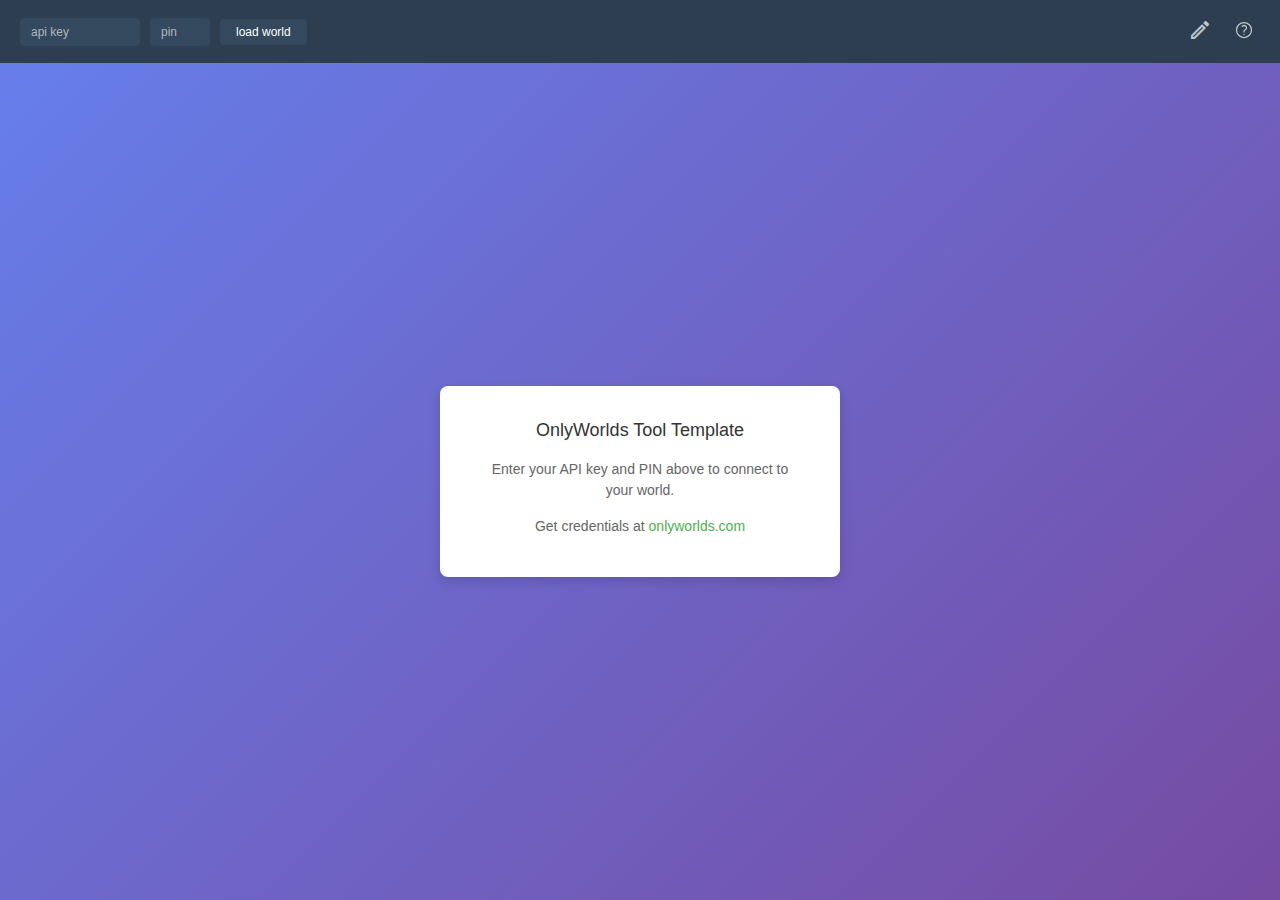
<file: index.html>
<!DOCTYPE html>
<html lang="en">
<head>
    <meta charset="UTF-8">
    <meta name="viewport" content="width=device-width, initial-scale=1.0">
    <title>OnlyWorlds Tool Template</title>
    
    <!-- Favicons -->
    <link rel="icon" type="image/x-icon" href="assets/favicon.ico">
    <link rel="icon" type="image/png" sizes="32x32" href="assets/favicon-32x32.png">
    <link rel="icon" type="image/png" sizes="16x16" href="assets/favicon-16x16.png">
    <link rel="icon" type="image/png" href="assets/favicon.png">
    
    <!-- Material Icons for category icons -->
    <link href="https://fonts.googleapis.com/icon?family=Material+Icons+Outlined" rel="stylesheet">
    
    <!-- Early theme detection to prevent flash -->
    <script>
        // Apply theme immediately to prevent flash
        (function() {
            const savedTheme = localStorage.getItem('ow_theme');
            const theme = savedTheme || 'light'; // Default to light mode
            document.documentElement.setAttribute('data-theme', theme);
        })();
    </script>
    
    <link rel="stylesheet" href="css/styles.css">
</head>
<body>
    <!-- Main Application Container -->
    <div id="app-container" class="app-container">
        <!-- Auth Bar (Top Bar) -->
        <div class="auth-bar">
            <div class="auth-bar-content">
                <div class="auth-inputs">
                    <input type="text" id="api-key" placeholder="api key" class="auth-input" maxlength="10" />
                    <input type="password" id="api-pin" placeholder="pin" class="auth-input auth-input-pin" maxlength="4" />
                    <button id="validate-btn" class="btn-validate">load world</button>
                    <span id="auth-status" class="auth-status"></span>
                    <span id="world-name" class="world-name hidden"></span>
                    
                    <!-- Export Control -->
                    <div class="import-export-controls hidden" id="import-export-controls">
                        <button id="export-btn" class="btn-icon" title="Export World">
                            <span class="material-icons-outlined">download</span>
                        </button>
                    </div>
                </div>
                <div class="auth-bar-actions">
                    <button id="help-btn" class="btn-icon" title="Help">
                        <svg xmlns="http://www.w3.org/2000/svg" fill="none" viewBox="0 0 24 24" stroke-width="1.5" stroke="currentColor" class="icon">
                            <path stroke-linecap="round" stroke-linejoin="round" d="M9.879 7.519c1.171-1.025 3.071-1.025 4.242 0 1.172 1.025 1.172 2.687 0 3.712-.203.179-.43.326-.67.442-.745.361-1.45.999-1.45 1.827v.75M21 12a9 9 0 11-18 0 9 9 0 0118 0zm-9 5.25h.008v.008H12v-.008z" />
                        </svg>
                    </button>
                </div>
            </div>
        </div>

        <!-- Welcome Screen (shown when not authenticated) -->
        <div id="welcome-screen" class="welcome-screen">
            <div class="welcome-content">
                <h2>OnlyWorlds Tool Template</h2>
                <p>Enter your API key and PIN above to connect to your world.</p>
                <p class="welcome-link">Get credentials at <a href="https://www.onlyworlds.com" target="_blank">onlyworlds.com</a></p>
            </div>
        </div>
        
        <!-- Main Content Area -->
        <div id="main-content" class="main-content hidden">
            <!-- Sidebar for Element Categories -->
            <aside class="sidebar">
                <h2>Elements</h2>
                <div id="category-list" class="category-list">
                    <!-- Categories will be populated here -->
                </div>
            </aside>

            <!-- Element List -->
            <div class="element-list-container">
                <div class="list-header">
                    <div class="list-header-row">
                        <h2 id="list-title">Select a Category</h2>
                        <button id="create-element-btn" class="btn-add-element hidden" title="Create new element">
                            <span class="material-icons-outlined">add</span>
                        </button>
                    </div>
                    <input type="text" id="search-input" placeholder="" class="search-input hidden" />
                </div>
                <div id="element-list" class="element-list">
                    <p class="empty-state">Select a category from the sidebar to view elements</p>
                </div>
            </div>

            <!-- Element Detail View -->
            <div class="element-detail-container">
                <div id="element-detail" class="element-detail">
                    <p class="empty-state">Select an element to view details</p>
                </div>
            </div>
        </div>
    </div>

    <!-- Create/Edit Modal -->
    <div id="modal" class="modal hidden">
        <div class="modal-content">
            <div class="modal-header">
                <h2 id="modal-title">Create Element</h2>
                <button id="modal-close" class="modal-close">&times;</button>
            </div>
            <div class="modal-body">
                <form id="element-form">
                    <div class="form-group">
                        <label for="element-type">Element Type</label>
                        <select id="element-type" required>
                            <!-- Options will be populated -->
                        </select>
                    </div>
                    <div class="form-group">
                        <label for="element-name">Name *</label>
                        <input type="text" id="element-name" required />
                    </div>
                    <div class="form-group">
                        <label for="element-description">Description</label>
                        <textarea id="element-description" rows="4"></textarea>
                    </div>
                    <!-- Dynamic fields container -->
                    <div id="dynamic-fields-container"></div>
                    <div class="form-actions">
                        <button type="button" id="cancel-btn" class="btn btn-secondary">Cancel</button>
                        <button type="submit" class="btn btn-primary">Save Element</button>
                    </div>
                </form>
            </div>
        </div>
    </div>

    <!-- Loading Indicator -->
    <div id="loading" class="loading hidden">
        <div class="spinner"></div>
    </div>


    <!-- Load JavaScript as ES Module -->
    <script type="module" src="js/app.js"></script>
</body>
</html>
</file>
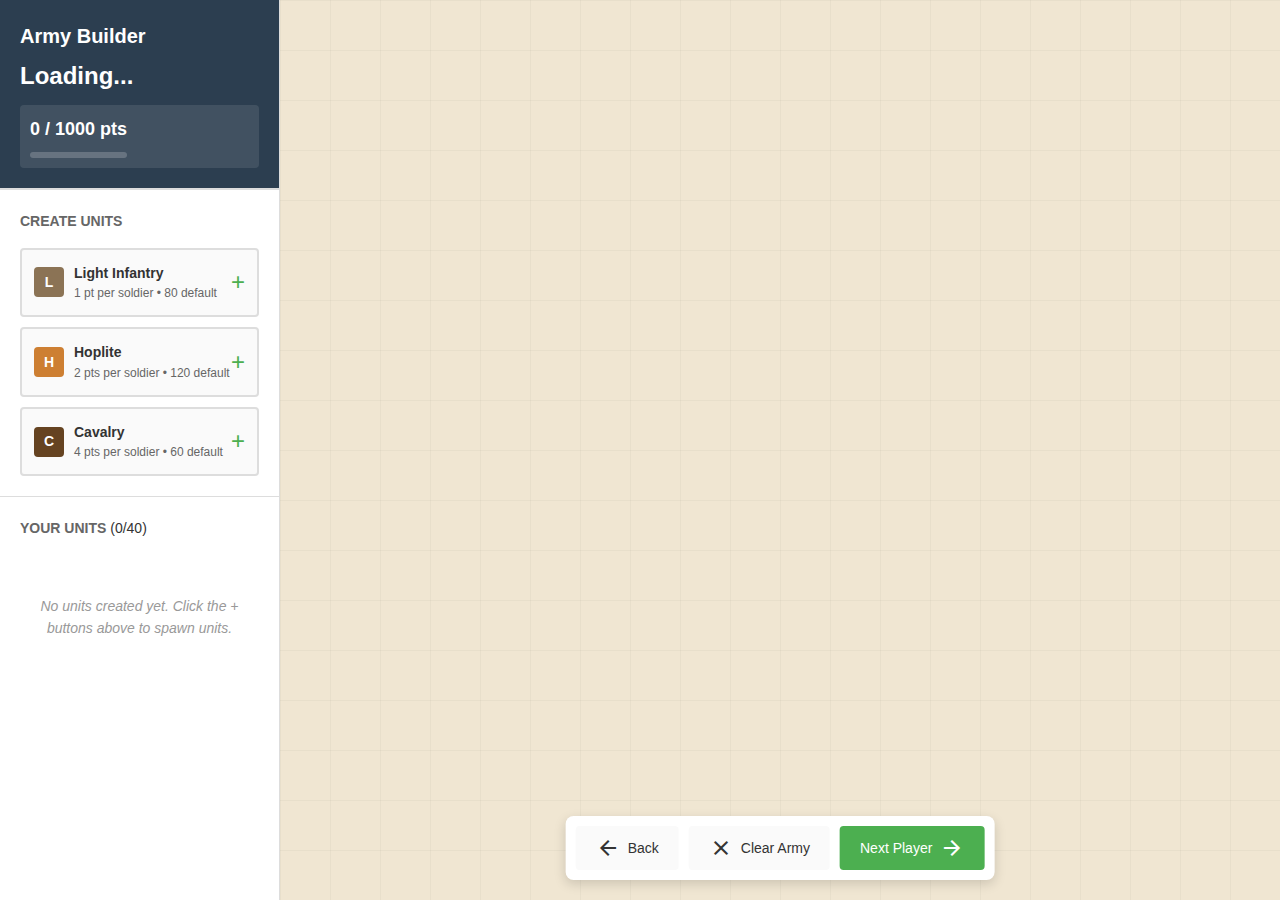
<file: army-setup.html>
<!DOCTYPE html>
<html lang="en">
<head>
    <meta charset="UTF-8">
    <meta name="viewport" content="width=device-width, initial-scale=1.0">
    <title>Tactical Tangle - Army Builder</title>
    
    <!-- Favicon -->
    <link rel="icon" type="image/x-icon" href="assets/favicon.ico">
    <link rel="icon" type="image/png" sizes="32x32" href="assets/favicon-32x32.png">
    <link rel="icon" type="image/png" sizes="16x16" href="assets/favicon-16x16.png">
    
    <!-- Material Icons -->
    <link href="https://fonts.googleapis.com/icon?family=Material+Icons+Outlined" rel="stylesheet">
    
    <!-- Styles -->
    <link rel="stylesheet" href="css/styles.css">
    <link rel="stylesheet" href="css/army-setup.css">
    <link rel="stylesheet" href="css/character-panel.css">
    
    <style>
        body {
            margin: 0;
            padding: 0;
            height: 100vh;
            overflow: hidden;
            background: var(--bg-secondary);
        }
        
        .army-builder {
            display: flex;
            height: 100vh;
        }
        
        /* Left Sidebar - Unit Controls */
        .unit-controls {
            width: 280px;
            background: var(--bg-primary);
            border-right: 1px solid var(--border-primary);
            display: flex;
            flex-direction: column;
            box-shadow: var(--shadow-sm);
        }
        
        .army-header {
            padding: 20px;
            border-bottom: 2px solid var(--border-primary);
            background: var(--brand-secondary);
            color: white;
        }
        
        .army-header h2 {
            margin: 0 0 5px 0;
            font-size: 20px;
        }
        
        .army-header .player-name {
            font-size: 24px;
            font-weight: bold;
        }
        
        .points-tracker {
            display: flex;
            justify-content: space-between;
            align-items: center;
            padding: 10px;
            background: rgba(255, 255, 255, 0.1);
            border-radius: 4px;
            margin-top: 10px;
        }
        
        .points-used {
            font-size: 18px;
            font-weight: bold;
        }
        
        .points-limit {
            font-size: 14px;
            opacity: 0.9;
        }
        
        .points-bar {
            height: 6px;
            background: rgba(255, 255, 255, 0.2);
            border-radius: 3px;
            margin-top: 8px;
            overflow: hidden;
        }
        
        .points-fill {
            height: 100%;
            background: var(--brand-primary);
            width: 0%;
            transition: width 0.3s ease;
        }
        
        .points-fill.warning {
            background: var(--status-warning);
        }
        
        .points-fill.error {
            background: var(--status-error);
        }
        
        .unit-spawner {
            padding: 20px;
            border-bottom: 1px solid var(--border-primary);
        }
        
        .unit-spawner h3 {
            margin: 0 0 15px 0;
            font-size: 14px;
            text-transform: uppercase;
            color: var(--text-secondary);
        }
        
        .spawn-buttons {
            display: flex;
            flex-direction: column;
            gap: 10px;
        }
        
        .spawn-btn {
            display: flex;
            justify-content: space-between;
            align-items: center;
            padding: 12px;
            background: var(--bg-secondary);
            border: 2px solid var(--border-primary);
            border-radius: 4px;
            cursor: pointer;
            transition: all 0.2s;
        }
        
        .spawn-btn:hover {
            background: var(--bg-hover);
            border-color: var(--brand-primary);
        }
        
        .spawn-btn .unit-info {
            display: flex;
            align-items: center;
            gap: 10px;
        }
        
        .unit-icon {
            width: 30px;
            height: 30px;
            border-radius: 4px;
            display: flex;
            align-items: center;
            justify-content: center;
            font-weight: bold;
            color: white;
        }
        
        .unit-icon.light { background: #8B7355; }
        .unit-icon.hoplite { background: #CD7F32; }
        .unit-icon.cavalry { background: #654321; }
        
        .unit-details {
            text-align: left;
        }
        
        .unit-name {
            font-weight: 600;
            color: var(--text-primary);
        }
        
        .unit-cost {
            font-size: 12px;
            color: var(--text-secondary);
        }
        
        .spawn-plus {
            font-size: 24px;
            color: var(--brand-primary);
        }
        
        .unit-list {
            flex: 1;
            overflow-y: auto;
            padding: 20px;
        }
        
        .unit-list h3 {
            margin: 0 0 15px 0;
            font-size: 14px;
            text-transform: uppercase;
            color: var(--text-secondary);
        }
        
        .unit-count {
            color: var(--text-primary);
            font-weight: normal;
        }
        
        .empty-units {
            text-align: center;
            color: var(--text-tertiary);
            padding: 40px 20px;
            font-style: italic;
        }
        
        /* Main Canvas Area */
        .battlefield-container {
            flex: 1;
            position: relative;
            background: #f0e6d2;
            background-image: 
                linear-gradient(rgba(0,0,0,0.03) 1px, transparent 1px),
                linear-gradient(90deg, rgba(0,0,0,0.03) 1px, transparent 1px);
            background-size: 50px 50px;
        }
        
        .battlefield-canvas {
            position: absolute;
            top: 0;
            left: 0;
            right: 0;
            bottom: 0;
            overflow: visible;
        }
        
        .canvas-label {
            position: absolute;
            top: 20px;
            left: 50%;
            transform: translateX(-50%);
            background: rgba(255, 255, 255, 0.9);
            padding: 10px 20px;
            border-radius: 4px;
            font-weight: 600;
            box-shadow: var(--shadow-sm);
        }
        
        /* Bottom Navigation */
        .nav-controls {
            position: absolute;
            bottom: 20px;
            left: 50%;
            transform: translateX(-50%);
            display: flex;
            gap: 10px;
            background: var(--bg-primary);
            padding: 10px;
            border-radius: 8px;
            box-shadow: var(--shadow-md);
        }
        
        .btn {
            padding: 10px 20px;
            border: none;
            border-radius: 4px;
            font-size: 14px;
            font-weight: 500;
            cursor: pointer;
            transition: all 0.2s;
            display: inline-flex;
            align-items: center;
            gap: 8px;
        }
        
        .btn-secondary {
            background: var(--bg-secondary);
            color: var(--text-primary);
        }
        
        .btn-secondary:hover {
            background: var(--bg-hover);
        }
        
        .btn-primary {
            background: var(--brand-primary);
            color: white;
        }
        
        .btn-primary:hover {
            background: var(--brand-primary-hover);
        }
        
        .btn-primary:disabled {
            background: var(--text-tertiary);
            cursor: not-allowed;
        }
        
        /* Right Panel - Unit Details (Hidden by default) */
        .unit-detail-panel {
            width: 320px;
            background: var(--bg-primary);
            border-left: 1px solid var(--border-primary);
            padding: 20px;
            display: none;
            flex-direction: column;
            box-shadow: var(--shadow-sm);
        }
        
        .unit-detail-panel.active {
            display: flex;
        }
        
        /* Placeholder styles for units on canvas */
        .unit {
            position: absolute;
            border: 2px solid rgba(0,0,0,0.3);
            border-radius: 4px;
            cursor: move;
            display: flex;
            align-items: center;
            justify-content: center;
            font-weight: bold;
            color: white;
            font-size: 12px;
            text-shadow: 1px 1px 2px rgba(0,0,0,0.5);
            user-select: none;
            transition: box-shadow 0.2s;
        }
        
        .unit:hover {
            box-shadow: 0 4px 12px rgba(0,0,0,0.3);
        }
        
        .unit.selected {
            border-color: var(--brand-primary);
            border-width: 3px;
            box-shadow: 0 0 0 3px rgba(76, 175, 80, 0.2);
        }
        
        .unit.light { background: #8B7355; }
        .unit.hoplite { background: #CD7F32; }
        .unit.cavalry { background: #654321; }
        
        /* Player 1 Army Indicator */
        .player1-indicator {
            margin-top: 10px;
            padding: 8px 10px;
            background: rgba(255, 255, 255, 0.1);
            border-radius: 4px;
            border: 1px solid rgba(255, 255, 255, 0.2);
        }
        
        .opponent-army-info {
            display: flex;
            justify-content: space-between;
            align-items: center;
            font-size: 12px;
        }
        
        .opponent-label {
            color: rgba(255, 255, 255, 0.8);
            font-weight: 500;
        }
        
        .opponent-points {
            color: #4CAF50;
            font-weight: bold;
        }
    </style>
</head>
<body>
    <div class="army-builder">
        <!-- Left Sidebar -->
        <div class="unit-controls">
            <div class="army-header">
                <h2>Army Builder</h2>
                <div class="player-name" id="playerName">Loading...</div>
                <div class="points-tracker">
                    <div>
                        <div class="points-used">
                            <span id="pointsUsed">0</span> / <span id="pointsMax">1000</span> pts
                        </div>
                        <div class="points-bar">
                            <div class="points-fill" id="pointsBar"></div>
                        </div>
                    </div>
                </div>
                
                <!-- Player 1 Army Indicator (only show for Player 2) -->
                <div id="player1Indicator" class="player1-indicator" style="display: none;">
                    <div class="opponent-army-info">
                        <span class="opponent-label">Player 1 Army:</span>
                        <span id="player1Points" class="opponent-points">0 pts</span>
                    </div>
                </div>
            </div>
            
            <div class="unit-spawner">
                <h3>Create Units</h3>
                <div class="spawn-buttons">
                    <div class="spawn-btn" data-type="light">
                        <div class="unit-info">
                            <div class="unit-icon light">L</div>
                            <div class="unit-details">
                                <div class="unit-name">Light Infantry</div>
                                <div class="unit-cost">1 pt per soldier • 80 default</div>
                            </div>
                        </div>
                        <div class="spawn-plus">+</div>
                    </div>
                    
                    <div class="spawn-btn" data-type="hoplite">
                        <div class="unit-info">
                            <div class="unit-icon hoplite">H</div>
                            <div class="unit-details">
                                <div class="unit-name">Hoplite</div>
                                <div class="unit-cost">2 pts per soldier • 120 default</div>
                            </div>
                        </div>
                        <div class="spawn-plus">+</div>
                    </div>
                    
                    <div class="spawn-btn" data-type="cavalry">
                        <div class="unit-info">
                            <div class="unit-icon cavalry">C</div>
                            <div class="unit-details">
                                <div class="unit-name">Cavalry</div>
                                <div class="unit-cost">4 pts per soldier • 60 default</div>
                            </div>
                        </div>
                        <div class="spawn-plus">+</div>
                    </div>
                </div>
            </div>
            
            <div class="unit-list">
                <h3>Your Units <span class="unit-count" id="unitCount">(0/40)</span></h3>
                <div id="unitListContent">
                    <div class="empty-units">No units created yet. Click the + buttons above to spawn units.</div>
                </div>
            </div>
        </div>
        
        <!-- Main Canvas -->
        <div class="battlefield-container">
            <!-- Removed canvas label -->
            <div class="battlefield-canvas" id="battlefieldCanvas">
                <!-- Units will be added here -->
            </div>
            
            <!-- Navigation Controls -->
            <div class="nav-controls">
                <button class="btn btn-secondary" id="backBtn">
                    <span class="material-icons-outlined">arrow_back</span>
                    Back
                </button>
                
                <button class="btn btn-secondary" id="clearBtn">
                    <span class="material-icons-outlined">clear</span>
                    Clear Army
                </button>
                
                <button class="btn btn-primary" id="nextBtn">
                    Next Player
                    <span class="material-icons-outlined">arrow_forward</span>
                </button>
            </div>
        </div>
        
        <!-- Right Panel (Unit Details) - Hidden for now -->
        <div class="unit-detail-panel" id="unitDetailPanel">
            <!-- Unit configuration will go here -->
        </div>
    </div>
    
    <script type="module">
        import battleConfig from './js/battle-config.js';
        import ArmyBuilder from './js/army-builder.js';
        import UnitCanvas from './js/unit-canvas.js';
        import ThemeManager from './js/theme.js';
        import AuthManager from './js/auth.js';
        import OnlyWorldsAPI from './js/api.js';
        
        // Initialize theme
        const themeManager = new ThemeManager();
        themeManager.init();
        
        // Initialize auth and API
        const authManager = new AuthManager();
        const apiService = new OnlyWorldsAPI(authManager);
        
        // Make available globally for unit canvas
        window.authManager = authManager;
        window.apiService = apiService;
        window.battleConfig = battleConfig;
        
        // Get current player from URL
        const params = new URLSearchParams(window.location.search);
        const currentPlayer = parseInt(params.get('player')) || 1;
        const playerIndex = currentPlayer - 1;
        
        // Load battle configuration
        const config = battleConfig.getConfig();
        const currentArmy = battleConfig.getArmy(playerIndex);
        
        // Initialize army builder and canvas
        const armyBuilder = new ArmyBuilder(playerIndex);
        const canvasElement = document.getElementById('battlefieldCanvas');
        const unitCanvas = new UnitCanvas(canvasElement, armyBuilder);
        
        // Connect the canvas to the builder for default spawn settings
        armyBuilder.unitCanvas = unitCanvas;
        
        // Initialize UI
        document.getElementById('playerName').textContent = currentArmy.playerName;
        document.getElementById('pointsMax').textContent = currentArmy.maxPoints;
        updatePointsDisplay();
        updateUnitList();
        
        // Show Player 1 army info if this is Player 2
        if (currentPlayer === 2) {
            const player1Army = battleConfig.getArmy(0);
            const player1Indicator = document.getElementById('player1Indicator');
            const player1PointsSpan = document.getElementById('player1Points');
            
            player1Indicator.style.display = 'block';
            player1PointsSpan.textContent = `${player1Army.usedPoints} pts`;
        }
        
        // Canvas label was removed, so skip this update
        
        // Update navigation button text
        const nextBtn = document.getElementById('nextBtn');
        if (currentPlayer === 1) {
            nextBtn.innerHTML = 'Next Player <span class="material-icons-outlined">arrow_forward</span>';
        } else {
            nextBtn.innerHTML = 'Start Battle <span class="material-icons-outlined">play_arrow</span>';
        }
        
        // Spawn button handlers
        document.querySelectorAll('.spawn-btn').forEach(btn => {
            btn.addEventListener('click', () => {
                const unitType = btn.dataset.type;
                const result = armyBuilder.createUnit(unitType);
                
                if (result.success) {
                    unitCanvas.renderUnit(result.unit);
                    updatePointsDisplay();
                    updateUnitList();
                } else {
                    alert(result.error);
                }
            });
        });
        
        // Navigation handlers
        document.getElementById('backBtn').addEventListener('click', () => {
            if (currentPlayer === 1) {
                window.location.href = 'player-setup.html';
            } else {
                window.location.href = 'army-setup.html?player=1';
            }
        });
        
        document.getElementById('clearBtn').addEventListener('click', () => {
            if (confirm('Clear all units from this army?')) {
                // Clear all units
                while (currentArmy.units.length > 0) {
                    armyBuilder.removeUnit(currentArmy.units[0].id);
                }
                updatePointsDisplay();
                updateUnitList();
                unitCanvas.renderAllUnits();
            }
        });
        
        document.getElementById('nextBtn').addEventListener('click', () => {
            // Check if army has units
            if (currentArmy.units.length === 0) {
                alert('Please create at least one unit before proceeding.');
                return;
            }
            
            // No longer blocking for exceeded points
            
            // Save and proceed
            battleConfig.save();
            
            if (currentPlayer === 1) {
                // Go to player 2 setup
                window.location.href = 'army-setup.html?player=2';
            } else {
                // Both armies ready - go to battle
                alert('Battle simulation coming soon!\nBoth armies are ready.');
                // window.location.href = 'battle.html';
            }
        });
        
        // Update points display
        function updatePointsDisplay() {
            const used = currentArmy.usedPoints;
            const max = currentArmy.maxPoints;
            const percentage = (used / max) * 100;
            
            document.getElementById('pointsUsed').textContent = used;
            
            const bar = document.getElementById('pointsBar');
            // Allow bar to go beyond 100% to show overage
            bar.style.width = percentage + '%';
            
            // Color coding
            bar.classList.remove('warning', 'error');
            if (percentage > 100) {
                bar.classList.add('error');
            } else if (percentage > 90) {
                bar.classList.add('warning');
            }
        }
        
        // Update unit list
        function updateUnitList() {
            const unitCount = currentArmy.units.length;
            document.getElementById('unitCount').textContent = `(${unitCount}/40)`;
            
            const listContent = document.getElementById('unitListContent');
            
            if (unitCount === 0) {
                listContent.innerHTML = '<div class="empty-units">No units created yet. Click the + buttons above to spawn units.</div>';
            } else {
                // Build unit list
                let html = '';
                currentArmy.units.forEach(unit => {
                    html += `
                        <div class="unit-list-item" data-unit-id="${unit.id}">
                            <div class="unit-list-info">
                                <div class="unit-list-name">${unit.name}</div>
                                <div class="unit-list-details">${unit.soldierCount} soldiers • ${unit.cost} pts</div>
                            </div>
                            <button class="unit-list-delete" data-unit-id="${unit.id}">
                                <span class="material-icons-outlined">delete</span>
                            </button>
                        </div>
                    `;
                });
                listContent.innerHTML = html;
                
                // Add delete handlers
                listContent.querySelectorAll('.unit-list-delete').forEach(btn => {
                    btn.addEventListener('click', (e) => {
                        e.stopPropagation();
                        const unitId = btn.dataset.unitId;
                        if (confirm('Delete this unit?')) {
                            armyBuilder.removeUnit(unitId);
                            updatePointsDisplay();
                            updateUnitList();
                            unitCanvas.renderAllUnits();
                        }
                    });
                });
                
                // Add selection handlers
                listContent.querySelectorAll('.unit-list-item').forEach(item => {
                    item.addEventListener('click', () => {
                        const unitId = item.dataset.unitId;
                        unitCanvas.selectUnit(unitId);
                    });
                });
            }
        }
        
        // Load existing units onto canvas
        if (currentArmy.units.length > 0) {
            unitCanvas.renderAllUnits();
        }
        
        // JSON Import functionality removed - can be done from main index page
    </script>
</body>
</html>
</file>
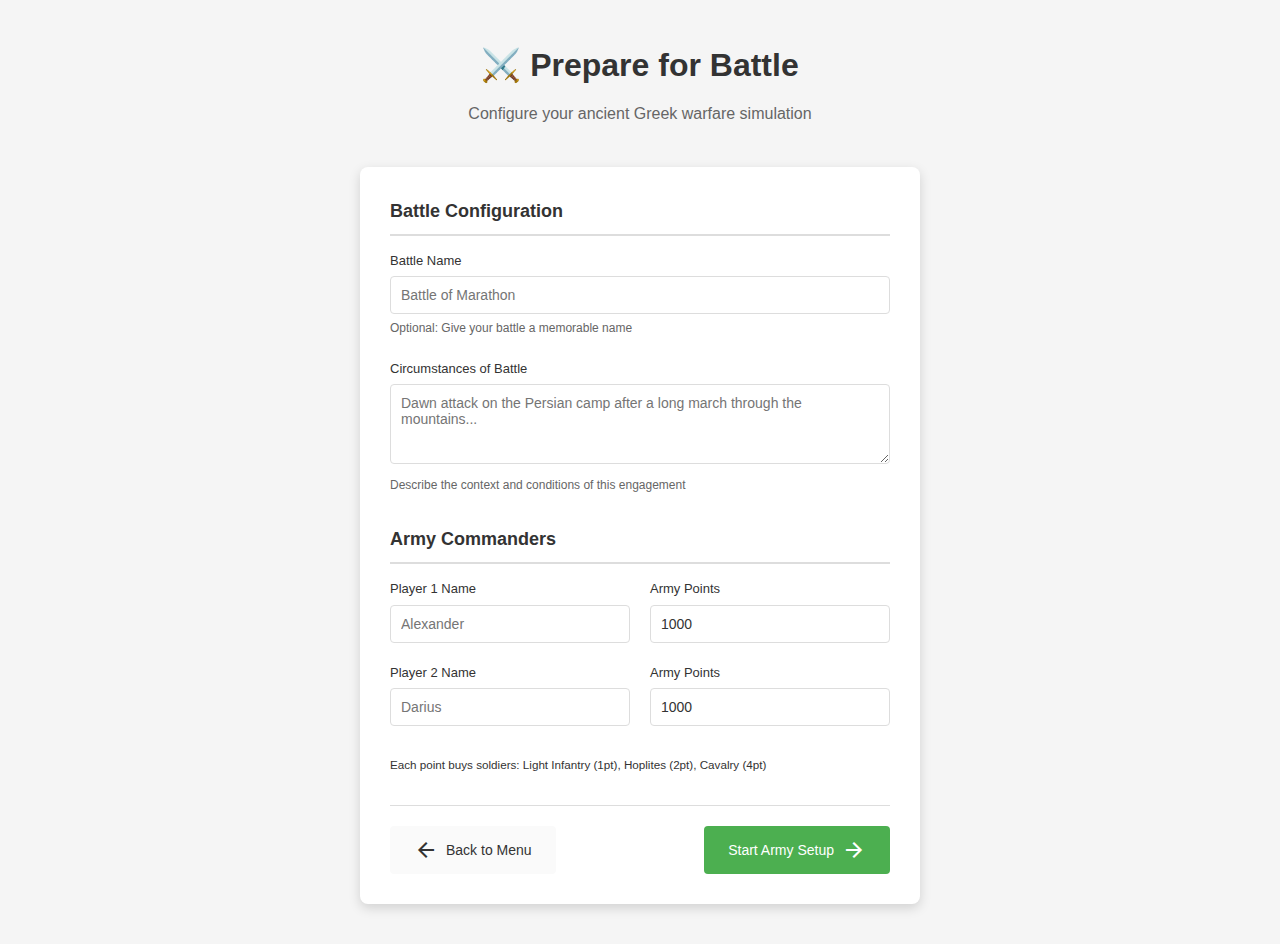
<file: player-setup.html>
<!DOCTYPE html>
<html lang="en">
<head>
    <meta charset="UTF-8">
    <meta name="viewport" content="width=device-width, initial-scale=1.0">
    <title>Tactical Tangle - Battle Setup</title>
    
    <!-- Material Icons -->
    <link href="https://fonts.googleapis.com/icon?family=Material+Icons+Outlined" rel="stylesheet">
    
    <!-- Styles -->
    <link rel="stylesheet" href="css/styles.css">
    
    <style>
        .setup-container {
            max-width: 600px;
            margin: 0 auto;
            padding: 40px 20px;
        }
        
        .setup-header {
            text-align: center;
            margin-bottom: 40px;
        }
        
        .setup-header h1 {
            font-size: 32px;
            margin-bottom: 10px;
        }
        
        .setup-header p {
            color: var(--text-secondary);
            font-size: 16px;
        }
        
        .setup-form {
            background: var(--bg-primary);
            border-radius: 8px;
            padding: 30px;
            box-shadow: var(--shadow-md);
        }
        
        .form-section {
            margin-bottom: 30px;
        }
        
        .form-section:last-child {
            margin-bottom: 0;
        }
        
        .form-section h2 {
            font-size: 18px;
            margin-bottom: 15px;
            color: var(--text-primary);
            border-bottom: 2px solid var(--border-primary);
            padding-bottom: 8px;
        }
        
        .form-group {
            margin-bottom: 20px;
        }
        
        .form-group label {
            display: block;
            margin-bottom: 5px;
            font-weight: 500;
            color: var(--text-primary);
        }
        
        .form-group input,
        .form-group textarea {
            width: 100%;
            padding: 10px;
            border: 1px solid var(--border-primary);
            border-radius: 4px;
            font-size: 14px;
            background: var(--bg-primary);
            color: var(--text-primary);
            font-family: inherit;
        }
        
        .form-group input:focus,
        .form-group textarea:focus {
            outline: none;
            border-color: var(--brand-primary);
            box-shadow: 0 0 0 2px rgba(76, 175, 80, 0.1);
        }
        
        .form-group textarea {
            resize: vertical;
            min-height: 80px;
        }
        
        .form-group small {
            display: block;
            margin-top: 5px;
            color: var(--text-secondary);
            font-size: 12px;
        }
        
        .player-inputs {
            display: grid;
            grid-template-columns: 1fr 1fr;
            gap: 20px;
        }
        
        .form-actions {
            display: flex;
            justify-content: space-between;
            align-items: center;
            margin-top: 30px;
            padding-top: 20px;
            border-top: 1px solid var(--border-primary);
        }
        
        .btn {
            padding: 12px 24px;
            border: none;
            border-radius: 4px;
            font-size: 14px;
            font-weight: 500;
            cursor: pointer;
            transition: all 0.3s;
            display: inline-flex;
            align-items: center;
            gap: 8px;
        }
        
        .btn-primary {
            background: var(--brand-primary);
            color: white;
        }
        
        .btn-primary:hover {
            background: var(--brand-primary-hover);
        }
        
        .btn-secondary {
            background: var(--bg-secondary);
            color: var(--text-primary);
        }
        
        .btn-secondary:hover {
            background: var(--bg-hover);
        }
        
        .error-message {
            color: var(--status-error);
            margin-top: 10px;
            padding: 10px;
            background: var(--status-error-bg);
            border-radius: 4px;
            display: none;
        }
        
        .error-message.active {
            display: block;
        }
    </style>
</head>
<body>
    <div class="setup-container">
        <div class="setup-header">
            <h1>⚔️ Prepare for Battle</h1>
            <p>Configure your ancient Greek warfare simulation</p>
        </div>
        
        <form class="setup-form" id="setupForm">
            <!-- Battle Settings -->
            <div class="form-section">
                <h2>Battle Configuration</h2>
                
                <div class="form-group">
                    <label for="battleName">Battle Name</label>
                    <input type="text" id="battleName" placeholder="Battle of Marathon" maxlength="50">
                    <small>Optional: Give your battle a memorable name</small>
                </div>
                
                <div class="form-group">
                    <label for="circumstances">Circumstances of Battle</label>
                    <textarea id="circumstances" placeholder="Dawn attack on the Persian camp after a long march through the mountains..."></textarea>
                    <small>Describe the context and conditions of this engagement</small>
                </div>
            </div>
            
            <!-- Player Settings -->
            <div class="form-section">
                <h2>Army Commanders</h2>
                
                <div class="player-inputs">
                    <div class="form-group">
                        <label for="player1Name">Player 1 Name</label>
                        <input type="text" id="player1Name" placeholder="Alexander" required maxlength="30">
                    </div>
                    
                    <div class="form-group">
                        <label for="player1Points">Army Points</label>
                        <input type="number" id="player1Points" value="1000" min="200" max="5000" step="100" required>
                    </div>
                </div>
                
                <div class="player-inputs">
                    <div class="form-group">
                        <label for="player2Name">Player 2 Name</label>
                        <input type="text" id="player2Name" placeholder="Darius" required maxlength="30">
                    </div>
                    
                    <div class="form-group">
                        <label for="player2Points">Army Points</label>
                        <input type="number" id="player2Points" value="1000" min="200" max="5000" step="100" required>
                    </div>
                </div>
                
                <small style="display: block; margin-top: 10px;">
                    Each point buys soldiers: Light Infantry (1pt), Hoplites (2pt), Cavalry (4pt)
                </small>
            </div>
            
            <div id="errorMessage" class="error-message"></div>
            
            <div class="form-actions">
                <button type="button" class="btn btn-secondary" id="backBtn">
                    <span class="material-icons-outlined">arrow_back</span>
                    Back to Menu
                </button>
                
                <button type="submit" class="btn btn-primary">
                    Start Army Setup
                    <span class="material-icons-outlined">arrow_forward</span>
                </button>
            </div>
        </form>
    </div>
    
    <script type="module">
        // Form validation and navigation
        document.getElementById('setupForm').addEventListener('submit', (e) => {
            e.preventDefault();
            
            const errorMsg = document.getElementById('errorMessage');
            errorMsg.classList.remove('active');
            
            // Get form values
            const battleName = document.getElementById('battleName').value || 'Unnamed Battle';
            const circumstances = document.getElementById('circumstances').value || '';
            const player1Name = document.getElementById('player1Name').value.trim();
            const player2Name = document.getElementById('player2Name').value.trim();
            const player1Points = parseInt(document.getElementById('player1Points').value);
            const player2Points = parseInt(document.getElementById('player2Points').value);
            
            // Validation
            if (!player1Name || !player2Name) {
                errorMsg.textContent = 'Both player names are required';
                errorMsg.classList.add('active');
                return;
            }
            
            if (player1Name === player2Name) {
                errorMsg.textContent = 'Player names must be different';
                errorMsg.classList.add('active');
                return;
            }
            
            if (player1Points < 200 || player1Points > 5000 || 
                player2Points < 200 || player2Points > 5000) {
                errorMsg.textContent = 'Army points must be between 200 and 5000';
                errorMsg.classList.add('active');
                return;
            }
            
            // Create battle configuration
            const battleConfig = {
                id: generateId(),
                name: battleName,
                circumstances: circumstances,
                players: [
                    { name: player1Name, maxPoints: player1Points },
                    { name: player2Name, maxPoints: player2Points }
                ],
                armies: [
                    {
                        playerId: 0,
                        playerName: player1Name,
                        maxPoints: player1Points,
                        usedPoints: 0,
                        units: []
                    },
                    {
                        playerId: 1,
                        playerName: player2Name,
                        maxPoints: player2Points,
                        usedPoints: 0,
                        units: []
                    }
                ],
                created_at: new Date().toISOString()
            };
            
            // Save to localStorage
            localStorage.setItem('battleConfig', JSON.stringify(battleConfig));
            
            // Navigate to army setup for player 1
            window.location.href = 'army-setup.html?player=1';
        });
        
        // Back button
        document.getElementById('backBtn').addEventListener('click', () => {
            window.location.href = 'index.html';
        });
        
        // Simple ID generator (simplified version of API's generateId)
        function generateId() {
            const timestamp = Date.now().toString(16);
            const random = Math.random().toString(16).substring(2, 10);
            return `${timestamp}-${random}`;
        }
        
        // Load any existing config (for back navigation)
        window.addEventListener('DOMContentLoaded', () => {
            const savedConfig = localStorage.getItem('battleConfig');
            if (savedConfig) {
                try {
                    const config = JSON.parse(savedConfig);
                    document.getElementById('battleName').value = config.name || '';
                    document.getElementById('circumstances').value = config.circumstances || '';
                    if (config.players && config.players.length === 2) {
                        document.getElementById('player1Name').value = config.players[0].name;
                        document.getElementById('player1Points').value = config.players[0].maxPoints;
                        document.getElementById('player2Name').value = config.players[1].name;
                        document.getElementById('player2Points').value = config.players[1].maxPoints;
                    }
                } catch (e) {
                    console.log('No valid saved config');
                }
            }
        });
    </script>
</body>
</html>
</file>
<file: css/styles.css>
/**
 * OnlyWorlds Tool Template - Styles
 * Clean, minimal styling for the application
 */

/* CSS Variables for Theme Support */
:root {
    /* Light mode colors (default) */
    --bg-primary: #ffffff;
    --bg-secondary: #fafafa;
    --bg-tertiary: #f5f5f5;
    --bg-hover: #f0f0f0;
    --bg-input: #f8f9fa;
    
    --text-primary: #333333;
    --text-secondary: #666666;
    --text-tertiary: #999999;
    --text-inverse: #ffffff;
    
    --border-primary: #dddddd;
    --border-secondary: #eeeeee;
    --border-hover: #aaaaaa;
    
    --brand-primary: #4CAF50;
    --brand-primary-hover: #45a049;
    --brand-secondary: #2c3e50;
    --brand-tertiary: #34495e;
    
    --status-error: #d32f2f;
    --status-error-bg: #ffebee;
    --status-success: #51cf66;
    --status-warning: #ffc107;
    --status-info: #007bff;
    
    --shadow-sm: 0 2px 4px rgba(0, 0, 0, 0.1);
    --shadow-md: 0 4px 12px rgba(0, 0, 0, 0.15);
    --shadow-lg: 0 20px 60px rgba(0, 0, 0, 0.3);
    
    --welcome-gradient: linear-gradient(135deg, #667eea 0%, #764ba2 100%);
}

/* Dark mode colors */
[data-theme="dark"] {
    --bg-primary: #1a1a1a;
    --bg-secondary: #242424;
    --bg-tertiary: #2a2a2a;
    --bg-hover: #333333;
    --bg-input: #2d2d2d;
    
    --text-primary: #f0f0f0;
    --text-secondary: #c8c8c8;
    --text-tertiary: #999999;
    --text-inverse: #ffffff;
    
    --border-primary: #404040;
    --border-secondary: #333333;
    --border-hover: #606060;
    
    /* Brand colors stay mostly the same */
    --brand-primary: #4CAF50;
    --brand-primary-hover: #5cbf60;
    --brand-secondary: #1a2332;
    --brand-tertiary: #252e3a;
    
    --status-error: #f44336;
    --status-error-bg: #3d1f1f;
    --status-success: #66bb6a;
    --status-warning: #ffb300;
    --status-info: #29b6f6;
    
    --shadow-sm: 0 2px 4px rgba(0, 0, 0, 0.3);
    --shadow-md: 0 4px 12px rgba(0, 0, 0, 0.4);
    --shadow-lg: 0 20px 60px rgba(0, 0, 0, 0.5);
    
    --welcome-gradient: linear-gradient(135deg, #4a5699 0%, #5c3a6e 100%);
}

/* Smooth transitions for theme changes */
* {
    transition: background-color 0.3s ease, color 0.3s ease, border-color 0.3s ease;
}

/* Reset and Base Styles */
* {
    margin: 0;
    padding: 0;
    box-sizing: border-box;
}

body {
    font-family: -apple-system, BlinkMacSystemFont, 'Segoe UI', Roboto, 'Helvetica Neue', Arial, sans-serif;
    font-size: 14px;
    line-height: 1.6;
    color: var(--text-primary);
    background: var(--bg-tertiary);
}

/* Utility Classes */
.hidden {
    display: none !important;
}

.empty-state {
    color: var(--text-tertiary);
    text-align: center;
    padding: 40px 20px;
    font-style: italic;
}

.loading-text {
    color: var(--text-secondary);
    text-align: center;
    padding: 20px;
}

.error-text {
    color: var(--status-error);
    text-align: center;
    padding: 20px;
}

.error-message {
    color: var(--status-error);
    padding: 10px;
    margin-top: 10px;
    background: var(--status-error-bg);
    border-radius: 4px;
    font-size: 13px;
}

/* Auth Bar (Top Bar) */
.auth-bar {
    background: var(--brand-secondary);
    color: var(--text-inverse);
    padding: 12px 20px;
    box-shadow: var(--shadow-sm);
}

.auth-bar-content {
    display: flex;
    justify-content: space-between;
    align-items: center;
    max-width: 1400px;
    margin: 0 auto;
}

.auth-inputs {
    display: flex;
    align-items: center;
    gap: 10px;
}

.auth-input {
    padding: 6px 10px;
    font-size: 12px;
    background: var(--brand-tertiary);
    border: 1px solid var(--brand-tertiary);
    color: var(--text-inverse);
    border-radius: 4px;
    transition: all 0.2s;
}

.auth-input::placeholder {
    color: rgba(255, 255, 255, 0.6);
}

.auth-input:focus {
    outline: none;
    border-color: var(--brand-primary);
    background: var(--brand-tertiary);
}

.auth-input {
    width: 120px;
}

.auth-input-pin {
    width: 60px;
}

.btn-validate {
    padding: 6px 16px;
    font-size: 12px;
    background: var(--brand-tertiary);
    color: var(--text-inverse);
    border: none;
    border-radius: 4px;
    cursor: pointer;
    transition: all 0.2s;
}

.btn-validate:hover:not(:disabled) {
    background: var(--brand-primary);
}

.btn-validate:disabled {
    opacity: 0.5;
    cursor: not-allowed;
}

.btn-validate.validated {
    background: var(--brand-primary);
}

.auth-status {
    font-size: 12px;
    margin-left: 10px;
}

.auth-status.error {
    color: var(--status-error);
}

.auth-status.success {
    color: var(--status-success);
}

.world-name {
    font-size: 14px;
    margin-left: 20px;
    padding-left: 20px;
    border-left: 1px solid rgba(255, 255, 255, 0.2);
}

.auth-bar-actions {
    display: flex;
    gap: 10px;
}

.btn-icon {
    background: transparent;
    border: none;
    color: rgba(255, 255, 255, 0.7);
    cursor: pointer;
    padding: 6px;
    border-radius: 4px;
    transition: all 0.2s;
}

.btn-icon:hover {
    background: rgba(255, 255, 255, 0.1);
    color: white;
}

.icon {
    width: 20px;
    height: 20px;
}

/* Buttons */
.btn {
    padding: 12px 24px;
    border: none;
    border-radius: 4px;
    font-size: 14px;
    font-weight: 500;
    cursor: pointer;
    transition: all 0.3s;
    text-align: center;
}

.btn-primary {
    background: var(--brand-primary);
    color: var(--text-inverse);
}

.btn-primary:hover {
    background: var(--brand-primary-hover);
}

.btn-primary:disabled {
    background: var(--text-tertiary);
    cursor: not-allowed;
}

.btn-secondary {
    background: var(--bg-hover);
    color: var(--text-primary);
}

.btn-secondary:hover {
    background: var(--border-primary);
}

.btn-danger {
    background: var(--status-error);
    color: var(--text-inverse);
}

.btn-danger:hover {
    background: var(--status-error);
}

.btn-small {
    padding: 6px 12px;
    font-size: 13px;
}

/* Main Application Container */
.app-container {
    display: flex;
    flex-direction: column;
    height: 100vh;
}

/* Welcome Screen */
.welcome-screen {
    flex: 1;
    display: flex;
    align-items: center;
    justify-content: center;
    padding: 40px;
    background: var(--welcome-gradient);
}

.welcome-content {
    background: var(--bg-primary);
    border-radius: 8px;
    padding: 30px 40px;
    max-width: 400px;
    width: 100%;
    box-shadow: var(--shadow-md);
    text-align: center;
}

.welcome-content h2 {
    color: var(--text-primary);
    font-size: 18px;
    font-weight: 500;
    margin-bottom: 15px;
}

.welcome-content p {
    color: var(--text-secondary);
    font-size: 14px;
    margin-bottom: 10px;
    line-height: 1.5;
}

.welcome-link {
    margin-top: 15px;
}

.welcome-link a {
    color: var(--brand-primary);
    text-decoration: none;
    font-size: 14px;
}

.welcome-link a:hover {
    text-decoration: underline;
}

/* Removed old welcome features and footer styles */

.welcome-footer a {
    color: var(--brand-primary);
    text-decoration: none;
    font-weight: 500;
}

.welcome-footer a:hover {
    text-decoration: underline;
}

/* Main Content Layout */
.main-content {
    display: flex;
    flex: 1;
    overflow: hidden;
}

/* Sidebar */
.sidebar {
    width: 250px;
    background: var(--bg-primary);
    border-right: 1px solid var(--border-primary);
    padding: 20px;
    overflow-y: auto;
}

.sidebar h2 {
    font-size: 16px;
    color: var(--text-primary);
    margin-bottom: 15px;
    text-transform: uppercase;
    font-weight: 600;
    letter-spacing: 0.5px;
}

/* Category List */
.category-list {
    display: flex;
    flex-direction: column;
    gap: 4px;
}

.category-item {
    display: flex;
    align-items: center;
    padding: 8px 12px;
    border-radius: 4px;
    cursor: pointer;
    transition: background 0.2s;
}

.category-item:hover {
    background: var(--bg-tertiary);
}

.category-item.active {
    background: rgba(76, 175, 80, 0.1);
    color: var(--brand-primary);
}

.category-icon {
    width: 24px;
    font-size: 18px;
    margin-right: 10px;
    font-family: 'Material Icons Outlined';
    font-weight: normal;
    font-style: normal;
    line-height: 1;
    letter-spacing: normal;
    text-transform: none;
    display: inline-block;
    white-space: nowrap;
    word-wrap: normal;
    direction: ltr;
    -webkit-font-smoothing: antialiased;
}

.category-name {
    flex: 1;
    font-size: 14px;
}

.category-count {
    font-size: 12px;
    color: var(--text-tertiary);
    background: var(--bg-hover);
    padding: 2px 6px;
    border-radius: 10px;
    min-width: 20px;
    text-align: center;
}

/* Element List */
.element-list-container {
    flex: 1;
    background: var(--bg-secondary);
    border-right: 1px solid var(--border-primary);
    display: flex;
    flex-direction: column;
    min-width: 300px;
}

.list-header {
    background: var(--bg-primary);
    padding: 15px 20px;
    border-bottom: 1px solid var(--border-primary);
}

.list-header-row {
    display: flex;
    align-items: center;
    justify-content: space-between;
    margin-bottom: 10px;
}

.list-header h2 {
    font-size: 16px;
    color: var(--text-primary);
    margin: 0;
}

.btn-add-element {
    background: var(--brand-primary);
    color: white;
    border: none;
    border-radius: 50%;
    width: 28px;
    height: 28px;
    display: flex;
    align-items: center;
    justify-content: center;
    cursor: pointer;
    transition: all 0.2s ease;
}

.btn-add-element:hover {
    background: var(--brand-primary-hover);
    transform: scale(1.1);
}

.btn-add-element .material-icons-outlined {
    font-size: 18px;
}

.search-input {
    width: 100%;
    padding: 8px 12px;
    border: 1px solid var(--border-primary);
    border-radius: 4px;
    font-size: 14px;
    background: var(--bg-primary);
    color: var(--text-primary);
}

.search-input::placeholder {
    color: var(--text-tertiary);
}

.search-input:focus {
    outline: none;
    border-color: var(--brand-primary);
    background: var(--bg-primary);
}

.element-list {
    flex: 1;
    overflow-y: auto;
    padding: 10px;
}

/* Element Cards */
.element-card {
    background: var(--bg-primary);
    border: 1px solid var(--border-primary);
    border-radius: 4px;
    padding: 12px;
    margin-bottom: 8px;
    cursor: pointer;
    transition: all 0.2s;
}

.element-card:hover {
    border-color: var(--brand-primary);
    box-shadow: var(--shadow-sm);
}

.element-card.selected {
    border-color: var(--brand-primary);
    background: rgba(76, 175, 80, 0.05);
}

.element-header {
    display: flex;
    align-items: flex-start;
    gap: 10px;
    margin-bottom: 8px;
}

.element-icon {
    font-size: 20px;
    line-height: 1;
    font-family: 'Material Icons Outlined';
    font-weight: normal;
    font-style: normal;
    letter-spacing: normal;
    text-transform: none;
    display: inline-block;
    white-space: nowrap;
    word-wrap: normal;
    direction: ltr;
    -webkit-font-smoothing: antialiased;
}

.element-info {
    flex: 1;
}

.element-name {
    font-size: 14px;
    font-weight: 600;
    color: var(--text-primary);
    margin: 0;
}

.element-supertype {
    font-size: 12px;
    color: var(--text-secondary);
    background: var(--bg-hover);
    padding: 2px 6px;
    border-radius: 3px;
    display: inline-block;
    margin-top: 4px;
}

.element-description {
    font-size: 13px;
    color: var(--text-secondary);
    margin: 0;
    overflow: hidden;
    text-overflow: ellipsis;
    display: -webkit-box;
    -webkit-line-clamp: 2;
    -webkit-box-orient: vertical;
}

/* Element Detail */
.element-detail-container {
    flex: 1;
    background: var(--bg-primary);
    overflow-y: auto;
}

.element-detail {
    padding: 20px;
}

.detail-header {
    display: flex;
    justify-content: space-between;
    align-items: center;
    margin-bottom: 20px;
    padding-bottom: 15px;
    border-bottom: 2px solid var(--bg-hover);
}

.detail-header h2 {
    font-size: 20px;
    color: var(--text-primary);
}

.detail-actions {
    display: flex;
    gap: 10px;
}

.detail-section {
    margin-bottom: 30px;
}

.detail-section h3 {
    font-size: 14px;
    color: var(--text-secondary);
    text-transform: uppercase;
    letter-spacing: 0.5px;
    margin-bottom: 15px;
    font-weight: 600;
}

.detail-table {
    width: 100%;
    border-collapse: collapse;
}

.detail-table tr {
    border-bottom: 1px solid var(--bg-hover);
}

.detail-table td {
    padding: 10px 0;
    vertical-align: top;
}

.field-label {
    font-weight: 500;
    color: var(--text-secondary);
    width: 150px;
    font-size: 13px;
}

.field-value {
    color: var(--text-primary);
    font-size: 14px;
}

.field-value pre {
    background: var(--bg-tertiary);
    padding: 10px;
    border-radius: 4px;
    font-size: 12px;
    overflow-x: auto;
}

.field-value code {
    background: var(--bg-tertiary);
    padding: 2px 6px;
    border-radius: 3px;
    font-family: 'Courier New', monospace;
    font-size: 13px;
}

.field-value a {
    color: var(--brand-primary);
    text-decoration: none;
}

.field-value a:hover {
    text-decoration: underline;
}

/* Modal */
.modal {
    position: fixed;
    top: 0;
    left: 0;
    right: 0;
    bottom: 0;
    background: rgba(0, 0, 0, 0.5);
    display: flex;
    align-items: center;
    justify-content: center;
    z-index: 1000;
    padding: 20px;
}

.modal-content {
    background: var(--bg-primary);
    border-radius: 8px;
    width: 100%;
    max-width: 500px;
    max-height: 90vh;
    overflow: auto;
}

.modal-header {
    display: flex;
    justify-content: space-between;
    align-items: center;
    padding: 20px;
    border-bottom: 1px solid var(--border-secondary);
}

.modal-header h2 {
    font-size: 18px;
    color: var(--text-primary);
}

.modal-close {
    background: none;
    border: none;
    font-size: 24px;
    color: var(--text-tertiary);
    cursor: pointer;
    padding: 0;
    width: 30px;
    height: 30px;
    display: flex;
    align-items: center;
    justify-content: center;
}

.modal-close:hover {
    color: var(--text-primary);
}

.modal-body {
    padding: 20px;
}

/* Form Styles */
.form-group {
    margin-bottom: 20px;
}

.form-group label {
    display: block;
    margin-bottom: 5px;
    font-weight: 500;
    color: var(--text-primary);
    font-size: 13px;
}

.form-group input,
.form-group textarea,
.form-group select {
    width: 100%;
    padding: 10px;
    border: 1px solid var(--border-primary);
    border-radius: 4px;
    font-size: 14px;
    font-family: inherit;
    background: var(--bg-primary);
    color: var(--text-primary);
}

.form-group input:focus,
.form-group textarea:focus,
.form-group select:focus {
    outline: none;
    border-color: var(--brand-primary);
}

.form-group textarea {
    resize: vertical;
    min-height: 80px;
}

.form-separator {
    margin: 20px 0 15px 0;
    padding-top: 15px;
    border-top: 1px solid var(--border-primary);
}

.form-separator h4 {
    margin: 0 0 10px 0;
    color: var(--text-secondary);
    font-size: 14px;
    font-weight: 600;
    text-transform: uppercase;
    letter-spacing: 0.5px;
}

.form-help-text {
    display: block;
    margin-top: 4px;
    font-size: 12px;
    color: var(--text-tertiary);
    font-style: italic;
}

.form-actions {
    display: flex;
    justify-content: flex-end;
    gap: 10px;
    margin-top: 30px;
    padding-top: 20px;
    border-top: 1px solid var(--border-secondary);
}

/* Inline Editor Styles */
.inline-editor-header {
    display: flex;
    justify-content: space-between;
    align-items: center;
    margin-bottom: 20px;
    padding: 15px 20px;
    border-bottom: 2px solid var(--border-secondary);
    background: var(--bg-primary);
    position: sticky;
    top: 0;
    z-index: 100;
    margin-left: -20px;
    margin-right: -20px;
    margin-top: -20px;
    box-shadow: var(--shadow-sm);
}

.inline-editor-header h2 {
    margin: 0;
    font-size: 24px;
    color: var(--text-primary);
    flex: 1;
}

.header-actions {
    display: flex;
    align-items: center;
    gap: 12px;
}

.save-status {
    display: flex;
    align-items: center;
    gap: 8px;
    padding: 5px 12px;
    background: var(--bg-tertiary);
    border-radius: 20px;
    font-size: 13px;
    transition: all 0.3s ease;
}

.delete-btn-icon {
    background: transparent;
    color: var(--text-tertiary);
    border: 1px solid var(--border-primary);
    border-radius: 6px;
    width: 32px;
    height: 32px;
    display: flex;
    align-items: center;
    justify-content: center;
    cursor: pointer;
    transition: all 0.2s ease;
}

.delete-btn-icon:hover {
    background: rgba(239, 68, 68, 0.1);
    color: var(--status-error);
    border-color: rgba(239, 68, 68, 0.3);
}

.delete-btn-icon:active {
    transform: scale(0.95);
}

.delete-btn-icon svg {
    width: 18px;
    height: 18px;
}

.save-status::before {
    content: '';
    width: 8px;
    height: 8px;
    border-radius: 50%;
    background: var(--brand-primary);
    animation: none;
}

.save-status.typing {
    background: rgba(255, 193, 7, 0.2);
}

.save-status.typing::before {
    background: var(--status-warning);
}

.save-status.saving {
    background: rgba(0, 123, 255, 0.2);
}

.save-status.saving::before {
    background: var(--status-info);
    animation: pulse 1s infinite;
}

.save-status.saved {
    background: rgba(76, 175, 80, 0.2);
}

.save-status.saved::before {
    background: var(--brand-primary);
}

.save-status.error {
    background: rgba(220, 53, 69, 0.2);
}

.save-status.error::before {
    background: var(--status-error);
}

@keyframes pulse {
    0%, 100% { opacity: 1; }
    50% { opacity: 0.3; }
}

.field-section {
    margin-bottom: 30px;
}

.field-section h3 {
    font-size: 16px;
    font-weight: 600;
    color: var(--text-secondary);
    margin-bottom: 15px;
    text-transform: uppercase;
    letter-spacing: 0.5px;
}

.fields-container {
    margin: 20px 0;
}

.compact-field {
    display: flex;
    align-items: flex-start;
    margin-bottom: 12px;
    padding: 8px;
    border: 1px solid transparent;
    border-radius: 4px;
    transition: all 0.2s ease;
}

.compact-field:hover {
    background: var(--bg-input);
    border-color: var(--border-secondary);
}

.compact-field.editing {
    background: rgba(76, 175, 80, 0.05);
    border-color: var(--brand-primary);
}

.compact-field.dirty {
    border-color: var(--status-warning);
}

.compact-label {
    min-width: 150px;
    font-size: 13px;
    font-weight: 600;
    color: var(--text-secondary);
    padding-top: 8px;
}

.compact-value {
    flex: 1;
    display: flex;
    align-items: center;
    gap: 8px;
}

.compact-value .inline-input,
.compact-value .inline-textarea {
    flex: 1;
}

.relationship-display {
    flex: 1;
    padding: 6px 10px;
    background: var(--bg-input);
    border: 1px solid var(--border-primary);
    border-radius: 4px;
    font-size: 14px;
}

.relationship-count {
    color: var(--brand-primary);
    font-weight: 500;
}

.relationship-id {
    font-family: 'Courier New', monospace;
    font-size: 12px;
    color: var(--text-secondary);
}

.relationship-empty {
    color: var(--text-tertiary);
    font-style: italic;
}

/* Enhanced Relationship Fields */
.relationship-field {
    display: flex;
    flex-wrap: wrap;
    align-items: center;
    gap: 8px;
    min-height: 36px;
}

.relationship-tags {
    display: flex;
    flex-wrap: wrap;
    gap: 6px;
    flex: 1;
}

.element-tag {
    display: inline-flex;
    align-items: center;
    background: rgba(33, 150, 243, 0.1);
    border: 1px solid rgba(33, 150, 243, 0.3);
    border-radius: 16px;
    padding: 4px 8px 4px 12px;
    font-size: 13px;
    gap: 6px;
    max-width: 200px;
}

.element-tag.tag-invalid {
    background: var(--status-error-bg);
    border-color: var(--status-error);
}

.tag-name {
    color: var(--status-info);
    cursor: pointer;
    white-space: nowrap;
    overflow: hidden;
    text-overflow: ellipsis;
}

.tag-name:hover {
    text-decoration: underline;
}

.tag-invalid .tag-name {
    color: var(--status-error);
    cursor: default;
}

.tag-invalid .tag-name:hover {
    text-decoration: none;
}

.tag-remove {
    display: flex;
    align-items: center;
    justify-content: center;
    width: 18px;
    height: 18px;
    background: transparent;
    border: none;
    color: var(--text-secondary);
    cursor: pointer;
    font-size: 18px;
    line-height: 1;
    padding: 0;
    border-radius: 50%;
}

.tag-remove:hover {
    background: var(--bg-hover);
    color: var(--status-error);
}

.btn-add-relationship {
    display: flex;
    align-items: center;
    justify-content: center;
    width: 28px;
    height: 28px;
    background: transparent;
    border: 1px dashed var(--text-tertiary);
    border-radius: 14px;
    cursor: pointer;
    color: var(--text-secondary);
    transition: all 0.2s;
}

.btn-add-relationship:hover {
    background: var(--bg-tertiary);
    border-color: var(--status-info);
    color: var(--status-info);
}

.btn-add-relationship .material-icons-outlined {
    font-size: 18px;
}

/* Relationship Selector Dropdown */
.relationship-selector {
    background: var(--bg-primary);
    border: 1px solid var(--border-primary);
    border-radius: 8px;
    box-shadow: var(--shadow-md);
    width: 300px;
    max-height: 400px;
    display: flex;
    flex-direction: column;
    overflow: hidden;
}

.selector-search {
    padding: 10px;
    border: none;
    border-bottom: 1px solid var(--border-secondary);
    font-size: 14px;
    outline: none;
    background: var(--bg-primary);
    color: var(--text-primary);
}

.selector-search:focus {
    background: var(--bg-tertiary);
}

.selector-results {
    flex: 1;
    overflow-y: auto;
    max-height: 350px;
}

.selector-loading,
.selector-empty,
.selector-error {
    padding: 20px;
    text-align: center;
    color: var(--text-tertiary);
    font-style: italic;
}

.selector-error {
    color: var(--status-error);
}

.selector-item {
    padding: 10px;
    cursor: pointer;
    border-bottom: 1px solid var(--bg-hover);
    display: flex;
    align-items: center;
    gap: 10px;
    transition: background 0.1s;
}

.selector-item:hover {
    background: var(--bg-tertiary);
}

.selector-item.selected {
    background: rgba(76, 175, 80, 0.1);
}

.selector-item.selected:hover {
    background: rgba(76, 175, 80, 0.2);
}

.selector-icon {
    font-size: 18px;
    color: var(--text-secondary);
}

.selector-name {
    flex: 1;
    font-weight: 500;
}

.selector-desc {
    font-size: 11px;
    color: var(--text-tertiary);
    overflow: hidden;
    text-overflow: ellipsis;
    white-space: nowrap;
    max-width: 150px;
}

/* Relationship Modal */
.relationship-modal {
    position: fixed;
    top: 0;
    left: 0;
    right: 0;
    bottom: 0;
    background: rgba(0, 0, 0, 0.5);
    display: flex;
    justify-content: center;
    align-items: center;
    z-index: 2000;
}

.relationship-modal-content {
    background: var(--bg-primary);
    border-radius: 8px;
    width: 90%;
    max-width: 500px;
    max-height: 70vh;
    display: flex;
    flex-direction: column;
}

.relationship-modal-header {
    display: flex;
    justify-content: space-between;
    align-items: center;
    padding: 15px 20px;
    border-bottom: 1px solid #eee;
}

.relationship-modal-header h3 {
    margin: 0;
    font-size: 18px;
}

.modal-close-btn {
    background: none;
    border: none;
    font-size: 24px;
    cursor: pointer;
    color: var(--text-tertiary);
}

.relationship-modal-body {
    flex: 1;
    overflow-y: auto;
    padding: 20px;
}

.relationship-search {
    width: 100%;
    padding: 8px 12px;
    border: 1px solid var(--border-primary);
    border-radius: 4px;
    margin-bottom: 15px;
    font-size: 14px;
    background: var(--bg-primary);
    color: var(--text-primary);
}

.relationship-list {
    max-height: 300px;
    overflow-y: auto;
}

.relationship-item {
    display: flex;
    align-items: center;
    padding: 8px;
    border-radius: 4px;
    transition: background 0.2s;
}

.relationship-item:hover {
    background: var(--bg-input);
}

.relationship-item input[type="checkbox"],
.relationship-item input[type="radio"] {
    margin-right: 10px;
}

.relationship-item label {
    flex: 1;
    cursor: pointer;
    font-size: 14px;
}

.relationship-item small {
    display: block;
    color: var(--text-tertiary);
    font-size: 12px;
    margin-top: 2px;
}

.relationship-modal-footer {
    display: flex;
    justify-content: flex-end;
    gap: 10px;
    padding: 15px 20px;
    border-top: 1px solid var(--border-secondary);
}

/* Keep old styles for backward compatibility */
.editable-field {
    margin-bottom: 15px;
    padding: 10px;
    border: 1px solid transparent;
    border-radius: 6px;
    transition: all 0.2s ease;
}

.editable-field:hover {
    background: var(--bg-input);
    border-color: var(--border-secondary);
}

.editable-field.editing {
    background: rgba(76, 175, 80, 0.05);
    border-color: var(--brand-primary);
    box-shadow: 0 0 0 3px rgba(76, 175, 80, 0.1);
}

.editable-field.dirty {
    border-color: var(--status-warning);
}

.editable-field label {
    display: block;
    font-size: 12px;
    font-weight: 600;
    color: var(--text-secondary);
    margin-bottom: 5px;
    text-transform: uppercase;
    letter-spacing: 0.5px;
}

.inline-input,
.inline-textarea {
    width: 100%;
    padding: 8px 10px;
    border: 1px solid var(--border-primary);
    border-radius: 4px;
    font-size: 14px;
    font-family: inherit;
    background: var(--bg-primary);
    color: var(--text-primary);
    transition: all 0.2s ease;
}

.inline-input:hover,
.inline-textarea:hover {
    border-color: var(--border-hover);
    cursor: text;
}

.inline-input:focus,
.inline-textarea:focus {
    outline: none;
    border-color: var(--brand-primary);
    box-shadow: 0 0 0 2px rgba(76, 175, 80, 0.1);
}

.inline-textarea {
    min-height: 60px;
    resize: vertical; /* Allow vertical resizing with draggable corner */
}

.inline-textarea-small {
    min-height: 32px; /* Start smaller for regular text fields */
    resize: vertical; /* Allow vertical resizing with draggable corner */
    overflow-y: hidden; /* Hide scrollbar initially */
}

.json-input {
    font-family: 'Courier New', monospace;
    font-size: 13px;
}

.uuid-input {
    font-family: 'Courier New', monospace;
    font-size: 12px;
}

.checkbox-wrapper {
    display: flex;
    align-items: center;
    gap: 10px;
}

.inline-checkbox {
    width: 20px;
    height: 20px;
    cursor: pointer;
}

.checkbox-label {
    font-size: 14px;
    color: var(--text-primary);
}

.field-help {
    display: block;
    margin-top: 5px;
    font-size: 12px;
    color: var(--text-tertiary);
    font-style: italic;
}

.metadata-section {
    background: var(--bg-input);
    padding: 15px;
    border-radius: 6px;
    margin-top: 30px;
}

.metadata-field {
    display: flex;
    gap: 10px;
    margin-bottom: 8px;
    font-size: 13px;
}

.metadata-field label {
    font-weight: 600;
    color: var(--text-secondary);
    min-width: 80px;
}

.metadata-field code {
    font-family: 'Courier New', monospace;
    font-size: 12px;
    background: var(--bg-primary);
    padding: 2px 6px;
    border-radius: 3px;
    border: 1px solid var(--border-primary);
}

/* Loading Spinner */
.loading {
    position: fixed;
    top: 0;
    left: 0;
    right: 0;
    bottom: 0;
    background: rgba(0, 0, 0, 0.3);
    display: flex;
    align-items: center;
    justify-content: center;
    z-index: 2000;
}

.spinner {
    width: 40px;
    height: 40px;
    border: 4px solid var(--bg-tertiary);
    border-top: 4px solid var(--brand-primary);
    border-radius: 50%;
    animation: spin 1s linear infinite;
}

@keyframes spin {
    0% { transform: rotate(0deg); }
    100% { transform: rotate(360deg); }
}

/* Responsive Design */
@media (max-width: 768px) {
    .main-content {
        flex-direction: column;
    }
    
    .sidebar {
        width: 100%;
        border-right: none;
        border-bottom: 1px solid var(--border-primary);
    }
    
    .element-list-container {
        min-width: auto;
        border-right: none;
    }
    
    .element-detail-container {
        min-height: 400px;
    }
}

/* ==========================================
   Import/Export Controls
   ========================================== */

.import-tabs {
    display: flex;
    gap: 10px;
    margin-top: 5px;
}

.import-tab {
    flex: 1;
    padding: 8px 12px;
    background: var(--bg-secondary);
    border: 1px solid var(--border-color);
    border-radius: 4px;
    cursor: pointer;
    transition: all 0.2s;
    font-size: 14px;
}

.import-tab:hover {
    background: var(--bg-hover);
}

.import-tab.active {
    background: var(--primary-color);
    color: white;
    border-color: var(--primary-color);
}

.import-tab-content {
    margin-top: 15px;
}

.import-tab-content.hidden {
    display: none;
}

#import-paste {
    background: var(--bg-secondary);
    border: 1px solid var(--border-color);
    border-radius: 4px;
    padding: 8px;
    resize: vertical;
    min-height: 150px;
}

#import-paste:focus {
    outline: none;
    border-color: var(--primary-color);
}

.import-export-controls {
    display: flex;
    align-items: center;
    gap: 10px;
    margin-left: 20px;
}

.auto-save-toggle {
    display: flex;
    align-items: center;
    cursor: pointer;
    user-select: none;
    padding: 4px 8px;
    border-radius: 4px;
    transition: background 0.2s;
}

.auto-save-toggle:hover {
    background: var(--bg-hover);
}

.auto-save-toggle input[type="checkbox"] {
    margin-right: 5px;
    cursor: pointer;
}

.auto-save-toggle span {
    font-size: 16px;
    color: var(--status-warning);
}

.auto-save-toggle input:checked + span {
    color: var(--status-success);
}

/* Compact modal for import */
.modal.compact .modal-content,
.modal-content.compact {
    max-width: 500px;
    width: 90%;
}

/* Import preview area */
.preview {
    margin: 10px 0;
    padding: 10px;
    background: var(--bg-secondary);
    border: 1px solid var(--border-primary);
    border-radius: 4px;
    max-height: 150px;
    overflow-y: auto;
    font-size: 12px;
    font-family: monospace;
    color: var(--text-secondary);
}

/* Progress bar for imports */
.progress-bar {
    height: 24px;
    background: var(--bg-secondary);
    border: 1px solid var(--border-primary);
    border-radius: 4px;
    overflow: hidden;
    margin: 10px 0;
    position: relative;
}

.progress-fill {
    height: 100%;
    background: var(--brand-primary);
    transition: width 0.3s ease;
    display: flex;
    align-items: center;
    justify-content: center;
    color: var(--text-inverse);
    font-size: 12px;
    font-weight: 600;
    min-width: 40px;
}

/* Modal footer for import dialog */
.modal-footer {
    display: flex;
    justify-content: flex-end;
    gap: 10px;
    padding-top: 15px;
    border-top: 1px solid var(--border-primary);
    margin-top: 15px;
}

/* File input styling */
input[type="file"] {
    padding: 8px;
    border: 1px solid var(--border-primary);
    border-radius: 4px;
    background: var(--bg-input);
    color: var(--text-primary);
    font-size: 14px;
    cursor: pointer;
}

input[type="file"]:hover {
    border-color: var(--border-hover);
}

/* Select dropdown for import mode */
#import-mode {
    padding: 8px;
    border: 1px solid var(--border-primary);
    border-radius: 4px;
    background: var(--bg-input);
    color: var(--text-primary);
    font-size: 14px;
    cursor: pointer;
}

#import-mode:hover {
    border-color: var(--border-hover);
}

#import-mode:focus {
    outline: none;
    border-color: var(--brand-primary);
    box-shadow: 0 0 0 2px rgba(76, 175, 80, 0.1);
}

/* Help Modal Styles */
.help-section {
    margin-bottom: 25px;
}

.help-section:last-child {
    margin-bottom: 0;
}

.help-section h3 {
    color: var(--text-primary);
    font-size: 16px;
    font-weight: 600;
    margin-bottom: 12px;
    padding-bottom: 8px;
    border-bottom: 1px solid var(--border-primary);
}

.help-section ul,
.help-section ol {
    margin: 0;
    padding-left: 20px;
    line-height: 1.8;
}

.help-section li {
    margin-bottom: 8px;
    color: var(--text-secondary);
}

.help-section li strong {
    color: var(--text-primary);
    font-weight: 500;
}

.help-section p {
    line-height: 1.6;
    color: var(--text-secondary);
    margin: 10px 0;
}

.help-section a {
    color: var(--brand-primary);
    text-decoration: none;
}

.help-section a:hover {
    text-decoration: underline;
}

.help-section kbd {
    background: var(--bg-tertiary);
    border: 1px solid var(--border-primary);
    border-radius: 3px;
    padding: 2px 6px;
    font-family: monospace;
    font-size: 12px;
    color: var(--text-primary);
    box-shadow: 0 1px 2px rgba(0,0,0,0.1);
}
</file>
<file: css/army-setup.css>
/**
 * Army Setup Styles
 * Styles for units, canvas, and army builder interface
 */

/* Unit wrapper that contains both shape and label */
.unit-wrapper {
    position: absolute;
    cursor: move;
    user-select: none;
}

/* Unit Styles */
.unit {
    border: 2px solid rgba(0,0,0,0.4);
    border-radius: 4px;
    display: flex;
    align-items: center;
    justify-content: center;
    transition: box-shadow 0.2s, border-color 0.2s;
    min-width: 40px;
    min-height: 40px;
}

.unit:hover {
    box-shadow: 0 4px 12px rgba(0,0,0,0.3);
    border-color: rgba(0,0,0,0.6);
}

/* Dark mode unit styles */
[data-theme="dark"] .unit {
    border: 2px solid rgba(255, 255, 255, 0.15);
    box-shadow: 0 2px 8px rgba(0,0,0,0.4);
}

[data-theme="dark"] .unit:hover {
    box-shadow: 0 6px 20px rgba(255, 107, 53, 0.3);
    border-color: rgba(255, 255, 255, 0.3);
}

.unit-wrapper.selected .unit {
    border-color: var(--brand-primary, #4CAF50);
    border-width: 3px;
    box-shadow: 0 0 0 3px rgba(76, 175, 80, 0.2);
}

.unit.dragging {
    opacity: 0.8;
    cursor: grabbing !important;
}

/* Unit type colors - Light mode defaults */
.unit.unit-light { 
    background: #8B7355; /* Tan */
}

.unit.unit-hoplite { 
    background: #CD7F32; /* Bronze */
}

.unit.unit-cavalry { 
    background: #654321; /* Dark brown */
}

/* Unit type colors - Dark mode */
[data-theme="dark"] .unit.unit-light {
    background: #4a9eff; /* Bright blue */
    border-color: rgba(74, 158, 255, 0.3);
}

[data-theme="dark"] .unit.unit-hoplite {
    background: #ff6b35; /* Main orange */
    border-color: rgba(255, 107, 53, 0.3);
}

[data-theme="dark"] .unit.unit-cavalry {
    background: #9b59b6; /* Purple */
    border-color: rgba(155, 89, 182, 0.3);
}

/* Soldier count displayed inside the unit shape */
.unit-soldier-count {
    position: absolute;
    top: 50%;
    left: 50%;
    transform: translate(-50%, -50%);
    color: white;
    font-weight: bold;
    font-size: 16px;
    text-shadow: 1px 1px 2px rgba(0,0,0,0.8);
    pointer-events: none;
    z-index: 1;
}

/* Unit name label positioned below unit */
.unit-name-label {
    position: absolute;
    top: 100%;
    left: 50%;
    transform: translateX(-50%);
    text-align: center;
    color: #333;
    background: rgba(255, 255, 255, 0.9);
    padding: 2px 6px;
    border-radius: 3px;
    margin-top: 5px;
    pointer-events: none;
    white-space: nowrap;
    font-size: 11px;
    font-weight: 600;
    box-shadow: 0 1px 3px rgba(0,0,0,0.2);
    z-index: 1;
}

/* Dark mode styling for unit labels */
[data-theme="dark"] .unit-name-label {
    color: #e8eaed;
    background: rgba(18, 24, 36, 0.95);
    border: 1px solid rgba(45, 55, 72, 0.8);
    box-shadow: 0 2px 4px rgba(0,0,0,0.5);
}

/* General indicator */
.unit-general {
    position: absolute;
    top: 5px;
    right: 5px;
    background: gold;
    color: black;
    width: 20px;
    height: 20px;
    border-radius: 50%;
    display: flex;
    align-items: center;
    justify-content: center;
    font-weight: bold;
    font-size: 10px;
    border: 1px solid rgba(0,0,0,0.3);
}

/* Resize handles */
.resize-handle {
    position: absolute;
    width: 12px;
    height: 12px;
    background: var(--bg-primary);
    border: 2px solid var(--brand-primary, #4CAF50);
    border-radius: 3px;
    cursor: pointer;
    opacity: 0;
    transform: scale(0.8);
    transition: opacity 0.2s ease, transform 0.2s ease, background 0.2s ease;
    z-index: 10;
}

/* Show handles on hover of the wrapper */
.unit-wrapper:hover .resize-handle {
    opacity: 0.6;
    transform: scale(1);
}

/* Full opacity when selected or actively resizing */
.unit-wrapper.selected .resize-handle,
.unit-wrapper:hover .resize-handle:hover {
    opacity: 1;
    transform: scale(1.1);
    background: var(--brand-primary, #4CAF50);
    border-color: var(--bg-primary);
}

/* Dark mode specific adjustments */
[data-theme="dark"] .resize-handle {
    background: var(--bg-secondary);
    border-color: var(--text-secondary);
}

[data-theme="dark"] .unit-wrapper:hover .resize-handle:hover,
[data-theme="dark"] .unit-wrapper.selected .resize-handle {
    background: var(--brand-primary, #4CAF50);
    border-color: var(--bg-primary);
}

.resize-handle.resize-nw {
    top: -5px;
    left: -5px;
    cursor: nw-resize;
}

.resize-handle.resize-ne {
    top: -5px;
    right: -5px;
    cursor: ne-resize;
}

.resize-handle.resize-sw {
    bottom: -5px;
    left: -5px;
    cursor: sw-resize;
}

.resize-handle.resize-se {
    bottom: -5px;
    right: -5px;
    cursor: se-resize;
}

/* Unit list items */
.unit-list-item {
    background: var(--bg-secondary);
    border: 1px solid var(--border-primary);
    border-radius: 4px;
    padding: 10px;
    margin-bottom: 8px;
    cursor: pointer;
    transition: all 0.2s;
    display: flex;
    justify-content: space-between;
    align-items: center;
}

.unit-list-item:hover {
    background: var(--bg-hover);
    border-color: var(--brand-primary);
}

.unit-list-item.selected {
    border-color: var(--brand-primary);
    background: rgba(76, 175, 80, 0.1);
}

.unit-list-info {
    flex: 1;
}

.unit-list-name {
    font-weight: 600;
    color: var(--text-primary);
    margin-bottom: 2px;
}

.unit-list-details {
    font-size: 12px;
    color: var(--text-secondary);
}

.unit-list-delete {
    background: none;
    border: none;
    color: var(--text-tertiary);
    cursor: pointer;
    padding: 4px;
    border-radius: 4px;
    transition: all 0.2s;
}

.unit-list-delete:hover {
    background: rgba(255, 0, 0, 0.1);
    color: var(--status-error);
}

/* Canvas collision indicator */
.unit.collision-warning {
    outline: 2px solid var(--status-error) !important;
    outline-offset: 2px;
}

/* Points bar animations */
@keyframes pulse-warning {
    0%, 100% { opacity: 1; }
    50% { opacity: 0.7; }
}

.points-fill.warning {
    animation: pulse-warning 1s infinite;
}

.points-fill.error {
    animation: pulse-warning 0.5s infinite;
}

/* Unit spawn animation */
@keyframes spawn-unit {
    0% {
        transform: scale(0);
        opacity: 0;
    }
    50% {
        transform: scale(1.1);
    }
    100% {
        transform: scale(1);
        opacity: 1;
    }
}

.unit.spawning {
    animation: spawn-unit 0.3s ease-out;
}

/* Loading states */
.canvas-loading {
    display: flex;
    align-items: center;
    justify-content: center;
    height: 100%;
    color: var(--text-secondary);
    font-style: italic;
}

/* Export/Import buttons */
.army-actions {
    padding: 20px;
    border-top: 1px solid var(--border-primary);
}

.army-actions .btn {
    width: 100%;
    margin-bottom: 10px;
}

.army-actions .btn:last-child {
    margin-bottom: 0;
}

/* File input styling */
.file-input-wrapper {
    position: relative;
    overflow: hidden;
    display: inline-block;
    width: 100%;
}

.file-input-wrapper input[type=file] {
    position: absolute;
    left: -9999px;
}

.file-input-label {
    display: block;
    width: 100%;
    padding: 10px 20px;
    background: var(--bg-secondary);
    border: 2px dashed var(--border-primary);
    border-radius: 4px;
    text-align: center;
    cursor: pointer;
    transition: all 0.2s;
}

.file-input-label:hover {
    background: var(--bg-hover);
    border-color: var(--brand-primary);
}

/* Unit icon buttons */
.unit-icon-buttons {
    position: absolute;
    top: -35px;
    left: 50%;
    transform: translateX(-50%);
    opacity: 0;
    visibility: hidden;
    gap: 5px;
    background: rgba(255, 255, 255, 0.95);
    padding: 4px;
    border-radius: 4px;
    box-shadow: 0 2px 8px rgba(0, 0, 0, 0.2);
    transition: opacity 0.2s ease, visibility 0s linear 0.3s;
    display: flex; /* Always flex, control with opacity/visibility */
}

.unit-wrapper:hover .unit-icon-buttons,
.unit-icon-buttons:hover {
    opacity: 1;
    visibility: visible;
    transition: opacity 0.2s ease, visibility 0s linear 0s;
}

.unit-icon-btn {
    width: 24px;
    height: 24px;
    border: 1px solid var(--border-primary);
    background: white;
    color: #333;
    border-radius: 3px;
    cursor: pointer;
    display: flex;
    align-items: center;
    justify-content: center;
    font-size: 14px;
    transition: all 0.2s;
    padding: 0;
}

.unit-icon-btn:hover {
    background: var(--brand-primary);
    color: white;
    border-color: var(--brand-primary);
}

.unit-icon-btn.copy-shape {
    font-size: 12px;
}

.unit-icon-btn.align-right {
    font-size: 16px;
}

.unit-icon-btn.set-default {
    font-size: 12px;
}

/* Dark mode icon buttons */
[data-theme="dark"] .unit-icon-buttons {
    background: rgba(18, 24, 36, 0.95);
    box-shadow: 0 2px 12px rgba(0, 0, 0, 0.6);
}

[data-theme="dark"] .unit-icon-btn {
    background: var(--bg-secondary);
    border-color: var(--border-primary);
    color: #fff;
}

[data-theme="dark"] .unit-icon-btn:hover {
    background: var(--brand-primary);
    color: white;
    border-color: var(--brand-primary);
}

/* Dark mode canvas and battlefield styles */
[data-theme="dark"] #unit-canvas {
    background: linear-gradient(135deg, #1a1f2e 0%, #232937 100%);
    border-color: var(--border-primary);
}

[data-theme="dark"] .battlefield-container {
    background: linear-gradient(135deg, #151921 0%, #1a1f2e 100%);
}

[data-theme="dark"] .battlefield-grid {
    background-image: 
        linear-gradient(rgba(255, 255, 255, 0.05) 1px, transparent 1px),
        linear-gradient(90deg, rgba(255, 255, 255, 0.05) 1px, transparent 1px);
}

/* Dark mode army builder panel */
[data-theme="dark"] .army-builder-panel {
    background: var(--bg-primary);
    border-color: var(--border-primary);
}

[data-theme="dark"] .army-header {
    background: var(--bg-secondary);
    border-bottom-color: var(--border-primary);
}

/* Dark mode points display */
[data-theme="dark"] .points-display {
    background: var(--bg-secondary);
    border-color: var(--border-primary);
}

[data-theme="dark"] .points-fill {
    background: linear-gradient(90deg, #ff6b35 0%, #ff8255 100%);
}

[data-theme="dark"] .points-fill.error {
    background: linear-gradient(90deg, #d32f2f 0%, #ff5252 100%);
}
</file>
<file: css/character-panel.css>
/**
 * Character Assignment Panel Styles
 */

/* Character Panel */
.character-panel {
    position: fixed;
    width: 320px;
    max-height: 500px;
    background: var(--bg-primary);
    border: 1px solid var(--border-primary);
    border-radius: 8px;
    box-shadow: 0 4px 16px rgba(0, 0, 0, 0.2);
    z-index: 2000; /* Higher than other elements */
    display: flex;
    flex-direction: column;
    overflow: hidden; /* Prevent content overflow */
}

/* Dark mode panel */
[data-theme="dark"] .character-panel {
    background: var(--bg-primary);
    border-color: var(--border-primary);
    box-shadow: 0 4px 20px rgba(0, 0, 0, 0.6);
}

/* Panel Header */
.character-panel-header {
    padding: 12px 15px;
    background: var(--bg-secondary);
    border-bottom: 1px solid var(--border-primary);
    border-radius: 8px 8px 0 0;
    display: flex;
    justify-content: space-between;
    align-items: center;
}

.character-panel-header h3 {
    margin: 0;
    font-size: 16px;
    font-weight: 600;
    color: var(--text-primary);
}

.character-panel-close {
    background: none;
    border: none;
    font-size: 20px;
    color: var(--text-secondary);
    cursor: pointer;
    padding: 0;
    width: 24px;
    height: 24px;
    display: flex;
    align-items: center;
    justify-content: center;
    border-radius: 4px;
    transition: all 0.2s;
}

.character-panel-close:hover {
    background: var(--bg-hover);
    color: var(--text-primary);
}

/* Panel Content */
.character-panel-content {
    flex: 1;
    overflow-y: auto;
    padding: 15px;
    min-height: 0; /* Allows flex item to shrink below content size */
    max-height: calc(500px - 60px); /* Total panel height minus header */
}

/* Search Section */
.character-search {
    margin-bottom: 15px;
}

.character-search-input {
    width: 100%;
    padding: 8px 12px;
    background: var(--bg-secondary);
    border: 1px solid var(--border-primary);
    border-radius: 4px;
    font-size: 14px;
    color: var(--text-primary);
    transition: all 0.2s;
    box-sizing: border-box; /* Include padding in width */
    position: relative;
    z-index: 1; /* Ensure it's above other elements */
}

.character-search-input:focus {
    outline: none;
    border-color: var(--brand-primary);
    box-shadow: 0 0 0 2px rgba(76, 175, 80, 0.1);
}

.character-search-input::placeholder {
    color: var(--text-tertiary);
}

/* Role Sections */
.character-roles {
    margin-bottom: 20px;
}

.character-role-section {
    margin-bottom: 15px;
}

.character-role-section h4 {
    margin: 0 0 8px 0;
    font-size: 13px;
    font-weight: 600;
    color: var(--text-secondary);
    text-transform: uppercase;
    letter-spacing: 0.5px;
}

/* Character Slots */
.general-slot,
.soldiers-list {
    background: var(--bg-secondary);
    border: 1px solid var(--border-primary);
    border-radius: 4px;
    padding: 8px;
    min-height: 40px;
}

.empty-slot {
    color: var(--text-tertiary);
    font-style: italic;
    font-size: 13px;
    text-align: center;
    padding: 4px;
}

.assigned-character {
    display: flex;
    align-items: center;
    gap: 8px;
    padding: 6px 8px;
    background: var(--bg-primary);
    border: 1px solid var(--border-primary);
    border-radius: 4px;
    margin-bottom: 6px;
}

.assigned-character:last-child {
    margin-bottom: 0;
}

.character-icon {
    font-size: 16px;
}

.character-name {
    flex: 1;
    font-size: 14px;
    color: var(--text-primary);
    font-weight: 500;
}

.remove-character {
    background: none;
    border: none;
    color: var(--text-tertiary);
    cursor: pointer;
    font-size: 18px;
    padding: 0;
    width: 20px;
    height: 20px;
    display: flex;
    align-items: center;
    justify-content: center;
    border-radius: 3px;
    transition: all 0.2s;
}

.remove-character:hover {
    background: rgba(255, 0, 0, 0.1);
    color: var(--status-error);
}

/* Available Characters Section */
.available-characters {
    margin-top: 20px;
}

.available-characters h4 {
    margin: 0 0 10px 0;
    font-size: 13px;
    font-weight: 600;
    color: var(--text-secondary);
    text-transform: uppercase;
    letter-spacing: 0.5px;
}

.character-list {
    max-height: 280px;
    overflow-y: auto;
    overflow-x: hidden; /* Prevent horizontal overflow */
    background: var(--bg-secondary);
    border: 1px solid var(--border-primary);
    border-radius: 4px;
    padding: 8px;
    word-wrap: break-word; /* Wrap long text */
}


.loading {
    color: var(--text-tertiary);
    font-style: italic;
    font-size: 13px;
    text-align: center;
    padding: 20px 10px;
    word-wrap: break-word;
    line-height: 1.4;
}

/* Character Indicators on Units */
.character-indicator {
    position: absolute;
    font-size: 16px;
    z-index: 5;
    pointer-events: none;
    text-shadow: 2px 2px 4px rgba(0, 0, 0, 0.8);
    filter: drop-shadow(0 0 2px rgba(0, 0, 0, 0.5));
}

.general-indicator {
    top: 4px;
    right: 4px;
    color: #FFD700;
    font-size: 18px;
}

.soldier-indicator {
    bottom: 4px;
    right: 4px;
    padding: 1px 4px;
    border-radius: 8px;
    background: rgba(0, 0, 0, 0.6);
    color: #fff;
    font-size: 10px;
    font-weight: bold;
    display: flex;
    align-items: center;
    gap: 2px;
    min-width: 20px;
    justify-content: center;
}

/* Dark mode indicators */
[data-theme="dark"] .character-indicator {
    text-shadow: 2px 2px 4px rgba(0, 0, 0, 0.9);
    filter: drop-shadow(0 0 3px rgba(0, 0, 0, 0.8));
}

[data-theme="dark"] .general-indicator {
    color: #FFD700;
}

[data-theme="dark"] .soldier-indicator {
    background: rgba(0, 0, 0, 0.8);
    color: #fff;
}

/* Duplicate button specific style */
.unit-icon-btn.duplicate {
    font-size: 14px;
}

/* Panel animation */
@keyframes slideIn {
    from {
        opacity: 0;
        transform: translateX(20px);
    }
    to {
        opacity: 1;
        transform: translateX(0);
    }
}

.character-panel {
    animation: slideIn 0.2s ease-out;
}

/* Scrollbar styling */
.character-panel-content::-webkit-scrollbar,
.character-list::-webkit-scrollbar {
    width: 6px;
}

.character-panel-content::-webkit-scrollbar-track,
.character-list::-webkit-scrollbar-track {
    background: var(--bg-secondary);
    border-radius: 3px;
}

.character-panel-content::-webkit-scrollbar-thumb,
.character-list::-webkit-scrollbar-thumb {
    background: var(--border-primary);
    border-radius: 3px;
}

.character-panel-content::-webkit-scrollbar-thumb:hover,
.character-list::-webkit-scrollbar-thumb:hover {
    background: var(--text-tertiary);
}

/* Character Assignment Buttons - enhanced list items */
.character-list-item {
    display: flex;
    align-items: center;
    gap: 10px;
    padding: 8px;
    background: var(--bg-primary);
    border: 1px solid var(--border-primary);
    border-radius: 4px;
    margin-bottom: 6px;
    transition: all 0.2s;
}

.character-list-item:last-child {
    margin-bottom: 0;
}

.character-info {
    flex: 1;
}

.character-assignment-buttons {
    display: flex;
    gap: 4px;
    flex-shrink: 0;
}

.assign-btn {
    width: 32px;
    height: 32px;
    border: 1px solid var(--border-primary);
    background: var(--bg-secondary);
    border-radius: 6px;
    cursor: pointer;
    display: flex;
    align-items: center;
    justify-content: center;
    font-size: 16px;
    transition: all 0.2s;
    padding: 0;
    font-family: "Apple Color Emoji", "Segoe UI Emoji", "Noto Color Emoji", sans-serif;
}

.assign-btn:hover {
    background: var(--brand-primary);
    color: white;
    border-color: var(--brand-primary);
    transform: scale(1.05);
}

.assign-general:hover {
    background: gold;
    color: black;
    border-color: #e6c200;
}

.assign-soldier:hover {
    background: #ff6b35;
    color: white;
    border-color: #e55a2b;
}

/* Dark mode assignment buttons */
[data-theme="dark"] .assign-btn {
    background: var(--bg-primary);
    border-color: var(--border-primary);
    color: var(--text-primary);
}

[data-theme="dark"] .assign-btn:hover {
    transform: scale(1.05);
}

[data-theme="dark"] .assign-general:hover {
    background: gold;
    color: black;
    border-color: #e6c200;
}

[data-theme="dark"] .assign-soldier:hover {
    background: #ff6b35;
    color: white;
    border-color: #e55a2b;
}
</file>
